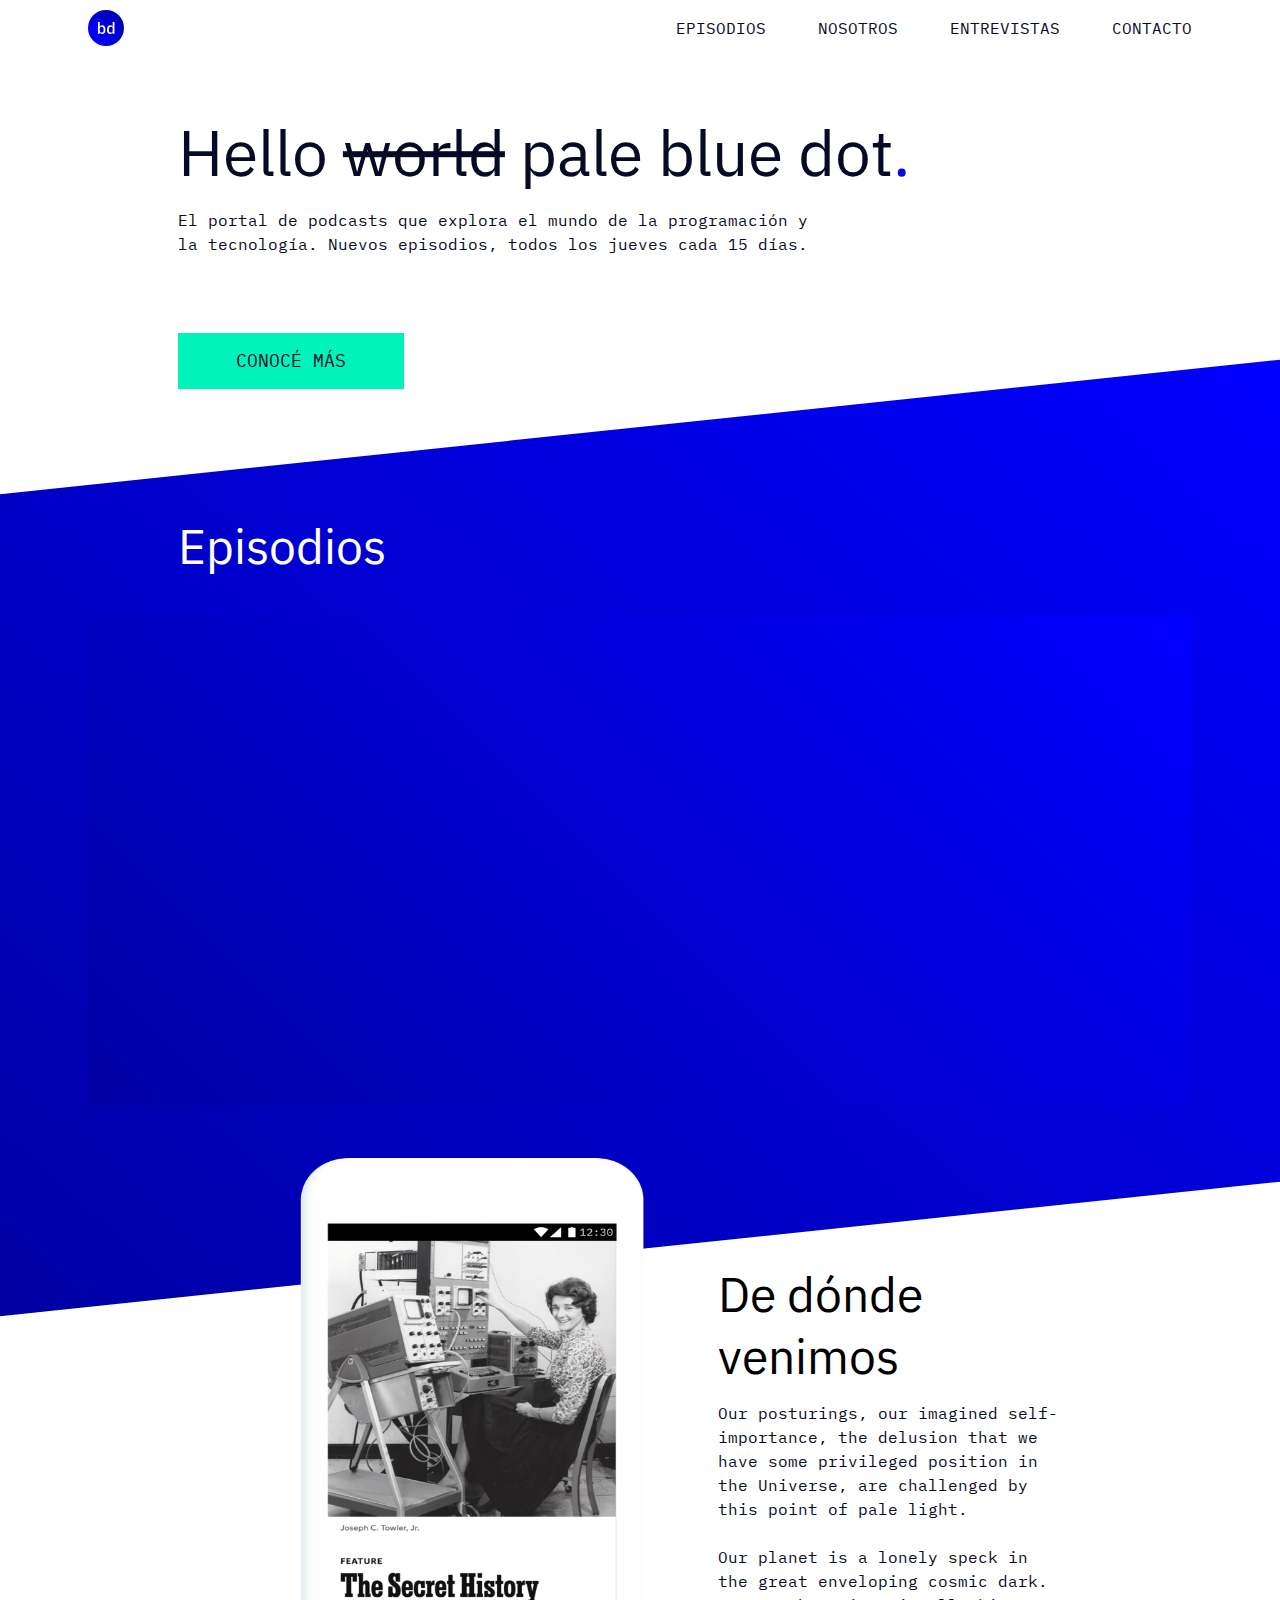
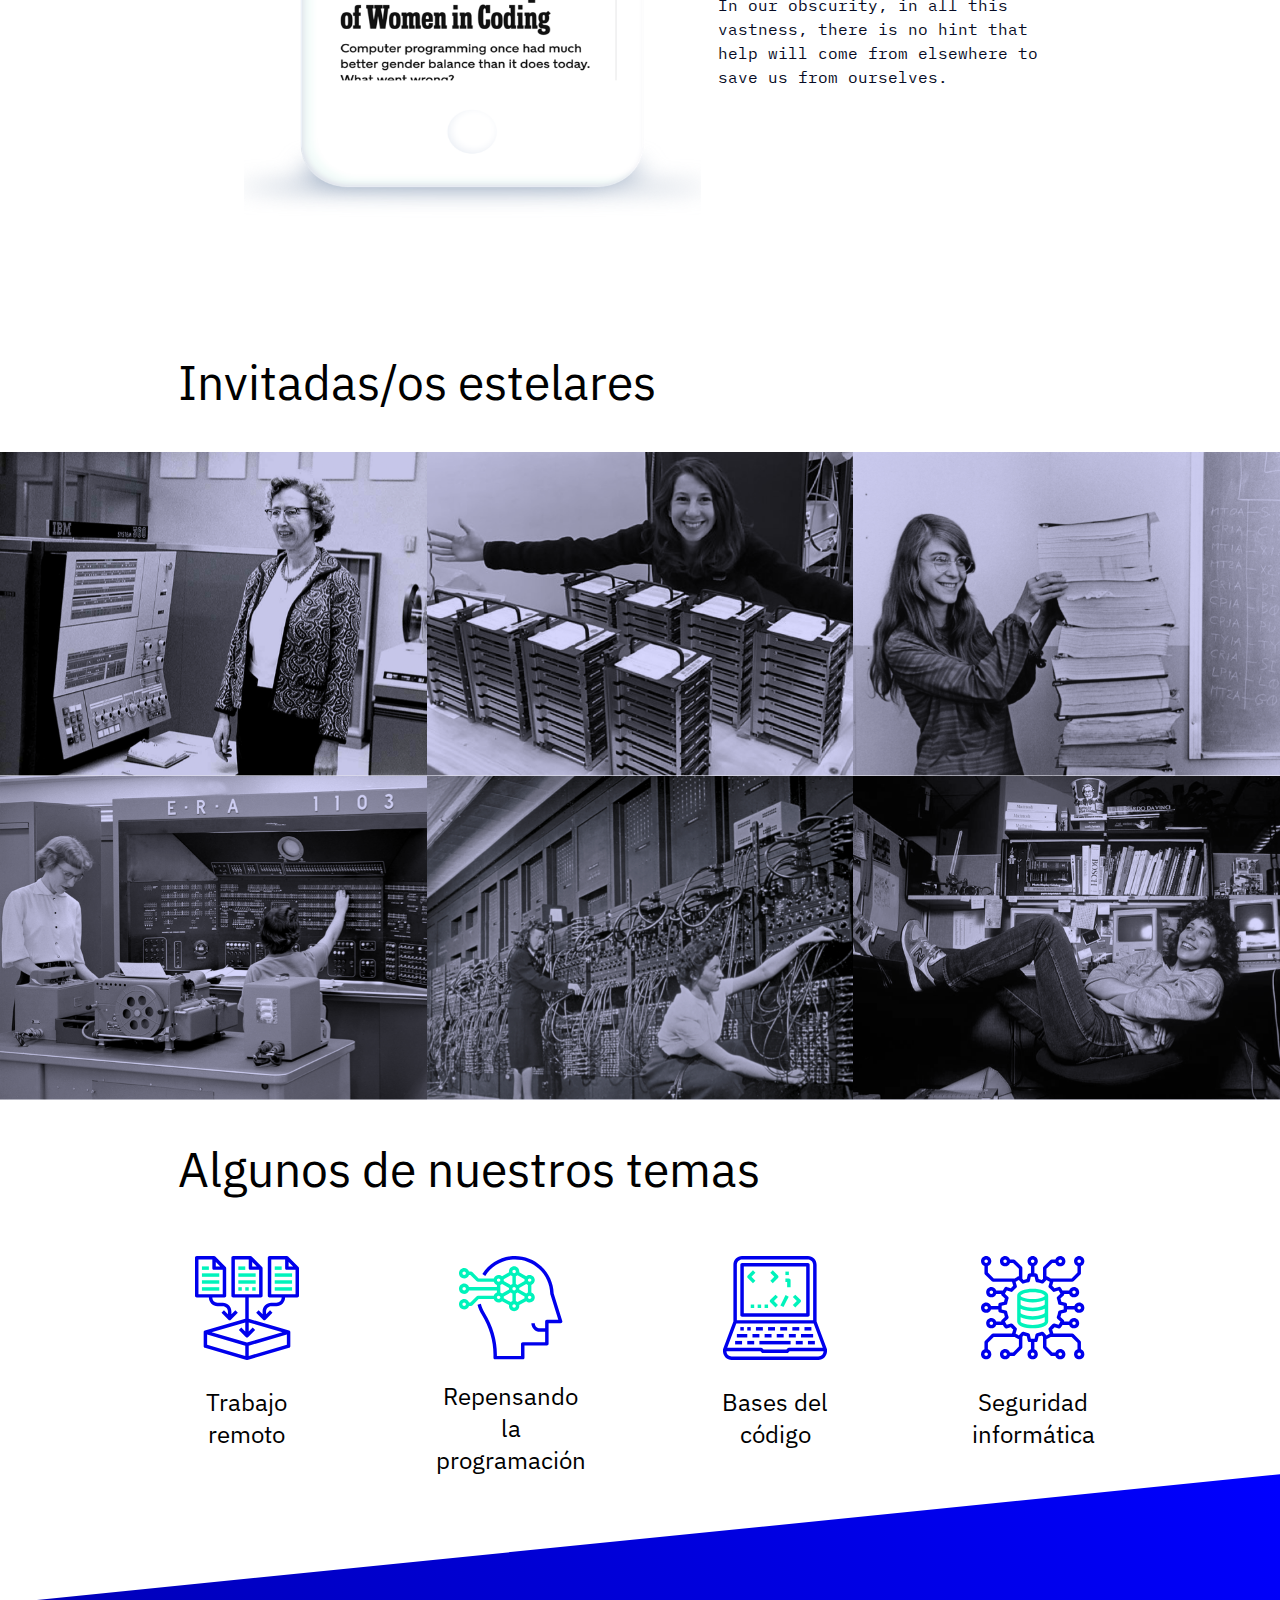
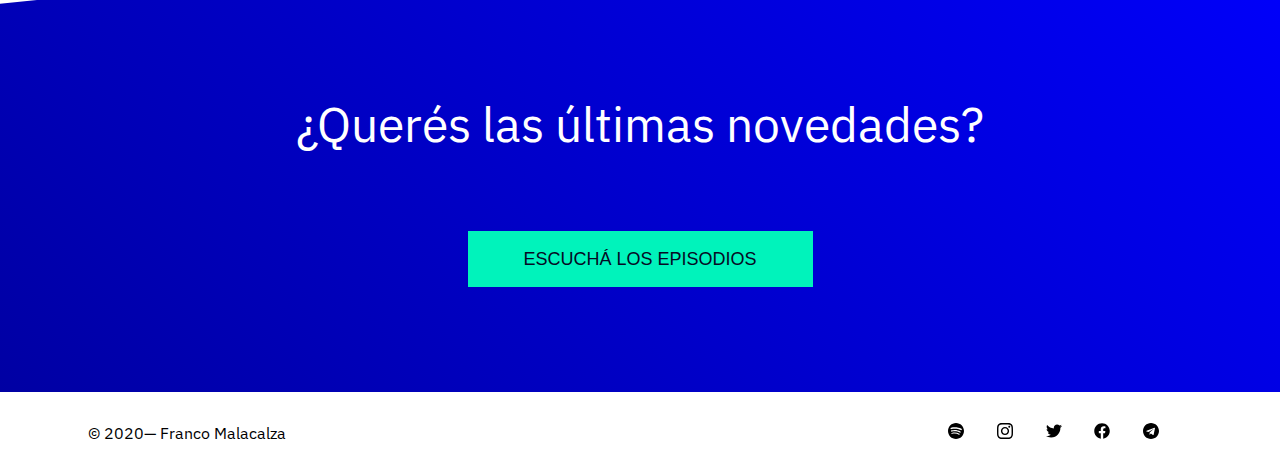
<file: index.html>
<!DOCTYPE html>
<html lang="en">
<head>
    <meta charset="UTF-8">
    <meta name="viewport" content="width=device-width, initial-scale=1.0">
    <meta http-equiv="X-UA-Compatible" content="ie=edge">
    <title>bd Podcast</title>
    <link rel="stylesheet" href="styles/styles.css">
    <link href="https://fonts.googleapis.com/css?family=IBM+Plex+Mono:400,400i,500%7CIBM+Plex+Sans:400,600&display=swap" rel="stylesheet">
</head>
<body>
    <header>
        <nav>
            <img src="images/logo.svg" alt="Logo" id="logo">
            <input type="checkbox" id="menu" class="mobile">
            <label for="menu" class="mobile"></label>
            <ul>
                <li><a href="#episodios" class="mono">EPISODIOS</a></li>
                <li><a href="#nosotros" class="mono">NOSOTROS</a></li>
                <li><a href="#entrevistas" class="mono">ENTREVISTAS</a></li>
                <li><a href="pages/contacto.html" class="mono">CONTACTO</a></li>
            </ul>
            
        </nav>
    </header>

    <h1>Hello <span class= "midline">world</span> pale blue dot<span class= "azul">.</span></h1>
    <p class="mobile mono">Un podcast que explora el mundo de la programación. Nuevos episodios, todos los jueves cada 15 días.</p>
    <p class="desktop mono">El portal de podcasts que explora el mundo de la programación y<br>la tecnología. Nuevos episodios, todos los jueves cada 15 días.</p>
    <input type="button" value="CONOCÉ MÁS" class="btn mono">

    <section class="angulo">
            <h2 id="episodios" class="alinear">Episodios</h2>
        <div class="episodios">
            <iframe src="https://open.spotify.com/embed-podcast/episode/7AZZy2nJ4R9ZndHW0h2yxt" allow="encrypted-media"></iframe>    
            <iframe src="https://open.spotify.com/embed-podcast/episode/1ezdL2ivAGLwSE6Xbssxqt" allow="encrypted-media" ></iframe>
            <iframe src="https://open.spotify.com/embed-podcast/episode/3cWta1iiQSfvrdHaCbLkSD" allow="encrypted-media"></iframe>
            <iframe src="https://open.spotify.com/embed-podcast/episode/31VyAQAwBiKoHVoYUCEzjQ" allow="encrypted-media"></iframe>   
        </div>
    </section>

    <div class="dedonde">
        <div class="box-donde">
            <img src="images/phone.png" alt="telefono" class="telefono">
        </div>
        <div class="box-donde">
            <h2 id="nosotros">De dónde venimos</h2>
            <p class="mono">
                Our posturings, our imagined self-importance, the delusion that we have some privileged position in the Universe, are challenged by this point of pale light.
                <br> <br>
                Our planet is a lonely speck in the great enveloping cosmic dark. In our obscurity, in all this vastness, there is no hint that help will come from elsewhere to save us from ourselves.
            </p>
        </div>
    </div>

    <h2 id="entrevistas">Invitadas/os estelares</h2>
    <div class="grid-invitados">
        <div class="box"><img src="images/grace-hopper.png" alt="Grace Hopper"></div>
        <div class="box"><img src="images/Katie-Bouman.png" alt="Katie Bouman"></div>
        <div class="box"><img src="images/Margaret_Hamilton.png" alt="Margaret Hamilton"></div>
        <div class="box"><img src="images/computer_1950s.png" alt="Computadora en 1950"></div>
        <div class="box"><img src="images/computer_operators.png" alt="Operadores de computadoras"></div>
        <div class="box"><img src="images/susan-kare.png" alt="Susan Kare"></div>
    </div>  

    <h2 id="topicos">Algunos de nuestros temas</h2>
    <div class="grid-topicos">
        <div class="box-topicos">
            <img src="images/icon1.svg" alt="trabajo remoto" class="i-temas">
            <label class="sans-sb">Trabajo remoto</label>
        </div>
        <div class="box-topicos">
            <img src="images/icon2.svg" alt="Repensando la programación" class="i-temas">
            <label class="sans-sb">Repensando la programación</label>
        </div>
        <div class="box-topicos">
            <img src="images/icon3.svg" alt="Bases del código" class="i-temas">
            <label class="sans-sb">Bases del código</label>
        </div>
        <div class="box-topicos">
            <img src="images/icon4.svg" alt="Seguridad informática" class="i-temas">
            <label class="sans-sb">Seguridad informática</label>
        </div>
    </div>
        <div class="novedades">
            <h2 class="bajar">¿Querés las últimas novedades?</h2>
            <input type="button" value="ESCUCHÁ LOS EPISODIOS" class="btn btnNov bajar">
        </div>

    <footer>
        <label>© 2020— Franco Malacalza</label>
        <div class="i-footer">
            <a href="https://www.spotify.com/ar" target="_blank"><img src="images/spotify-brands.svg" alt="spotify"></a>
            <a href="https://www.instagram.com" target="_blank"><img src="images/instagram-brands.svg" alt="Instagram"></a>
            <a href="https://twitter.com" target="_blank"><img src="images/twitter-brands.svg" alt="Twitter"></a>
            <a href="https://es-la.facebook.com" target="_blank"><img src="images/facebook-brands.svg" alt="Facebook"></a>
            <a href="https://web.telegram.org" target="_blank"><img src="images/telegram-brands.svg" alt="Telegram"></a>
        </div>
    </footer>
</body>
</html>
</file>
<file: styles/styles.css>
body {
    margin: 0;
    font-family: 'IBM Plex Sans', sans-serif;
    display: -webkit-box;
    display: -ms-flexbox;
    display: flex;
    -webkit-box-orient: vertical;
    -webkit-box-direction: normal;
    -ms-flex-direction: column;
    flex-direction: column;
    overflow-x: hidden;
}
.mono{
    font-family: 'IBM Plex Mono', monospace;
    font-size: 16px;
    color: #060A24;
    letter-spacing: 0;
    line-height: 24px;
}
.sans-sb{
    font-family: 'IBM Plex Sans', sans-serif;
    font-size: 24px;
}
header{
    width: 100%;
    background: #ffffff;
}
#menu{
    display: none;
}
.midline{
    text-decoration-line: line-through;
}
.azul{
    color: #0000ec;
}
iframe{
    width: 100%;
    height: 245px;
    border: 0;
}

/***************** DESK *******************************************************************************************/
@media screen and (min-width:1025px){
    header{
        position: absolute;
    }
    nav{
        display: inline-flex;
        width: 100%;
        height: 2%;
        align-items: center;
        justify-content: space-between;
    }
    nav ul{
        margin-right: 6.9%;
    }
    nav li{
        display: inline-flex;
        margin-left: 48px;
    }
    nav a{
        text-decoration: none;
        line-height: 28px;
    }
    nav a:hover{
        color: #00F3BB;
        text-decoration: line-through;
    }
    nav a:active{
        color: #afb0b3;
        text-decoration: line-through;
    }
    .mobile{
        display: none;
    }
    #logo{
        margin-left: 6.9%;
        width: 36px;
        height: 36px;
    }
    h2, p, .topicos-img{
        margin: 3% 13.9%;
    }
    h1{
        margin-left: 13.9%;
        transform: translateY(80%);
        font-weight:normal;
        font-size: 64px;
        color: #060A24;
        letter-spacing: 0;
    }
    h2{
        font-weight:normal;
        font-size: 48px;
    }
    .btn:hover{
        background-image: linear-gradient(225deg, #0000FE 0%, #00F0B8 100%);
        color: #ffffff;
    }
    .angulo{
        transform: skewY(-6deg);
        background-image: linear-gradient(225deg, #0000FF 0%, #0000A3 100%);
        padding-top: 50px;
        padding-bottom: 130px;
    }
    .alinear{
        transform: skewY(6deg);
        color: #ffffff;
    }
    .btn{
        margin: 3% 13.9%;
        width: 226px;
        height: 56px;
        border-width: 0;
        background-color: #00f3bb;
        color: #060A24;
        font-size: 18px;
        line-height: 24px;
        cursor: pointer;
    }
    .episodios{
        margin: 1% 6.9%;
        background-image: linear-gradient(225deg, #0000FF 0%, #0000A3 100%);
        transform: skewY(6deg);
        display: grid;
        grid-template-columns: 1fr 1fr;
        grid-gap: 1.8%;
        align-items: center;
    }
    .dedonde{
        margin-left: 13.9%;
        margin-right: 12%;
        display: grid;
        grid-template-columns: 2fr 2fr;        
    }
    .telefono{
        height: 660px;
        width: 457.6px;
        margin-left: 13.9%;
        transform: translateY(-91px);
    }
    .grid-invitados{
        display: grid;
        grid-template-columns: 1fr 1fr 1fr;
        align-content: center;
        letter-spacing: 0;
        line-height: 0;
    }
    .grid-invitados img{
        width: 100%;
        height: 100%;
    }
    .grid-topicos{
        display: grid;
        grid-template-columns: 1fr 1fr 1fr 1fr;
        margin: 1.4% 13.9%;
        column-gap: 13%;
        text-align: center;
    }
    .box-topicos{
        display: grid;
        grid-template-columns: 100%;
        row-gap: 10%;
    }
    .box-topicos>img{
        justify-self: center;
    }
    .i-temas{
        transition: all .4s ease-in-out;
    }
    .i-temas:hover{
        transform: scale(1.1);
    }
    .novedades{
        text-align: center;
        color: #ffffff;
        background-image: linear-gradient(225deg, #0000FF 0%, #0000A3 100%);
        width: 100%;
        height: 518px;
        clip-path: polygon(
            0% 25%,
            100% 0%,
            100% 100%,
            0% 100%
        );
    }
    .bajar{
        transform: translateY(180px);
    }
    .btnNov{
        width: 345px;
    }
    footer{
        display: flex;
        justify-content: space-between;
        align-items: center;
        margin-right: 5%;
        background: #ffffff;
        margin: 25px 6.9%
    }
    .i-footer{
        width: 25%;
        display: inline-flex;
        flex-direction: row;
        justify-content: space-evenly;
    }
    .i-footer a>img{
        width: 16px;
        height: 28px;
    }
}




/*------------------ MOBILE ----------------------*/

@media screen and (max-width:1024px){
    
    .desktop{
        display: none;
    }
    #logo{
        margin-left: 16px;
    }
    header{
        height: 44px;
    }
    nav{
        display: inline-flex;
        width: 100%;
        height: 44px;
        justify-content: space-between;
        position: fixed;
        background-color: #ffffff;
        z-index: 1;
    }
    #menu + label{
        background-image: url(../images/bars-solid.svg);
        display: inline-block;
        color: #060A24;
        width: 18px;
        height: 20px;
        cursor: pointer;
        margin-right: 19px;
        margin-top: 16px;
    }
    #menu:checked + label{
        background-image: url(../images/times-solid.svg);
        display: inline-block;
        color: #060A24;
        width: 14px;
        height: 20px;
    }
    nav ul{
        margin-top: 44px;
        margin-left: auto;
        padding: 0;
        list-style: none;
        display: none;
        background-color: #0000ce;
        flex-direction: column;
        width: 100%;
        position: absolute;
    }
    nav li a.mono{
        display: block;
        padding: 15px 20px;
        text-decoration: none;
        color: #ffffff;
    }
    #menu:checked ~ ul{
        display: flex;
    }
    .alinear{
        transform: skewY(6deg);
        color: #ffffff;
    }
    .btn{
        margin: 5% 5%;
        width: 90%;
        height: 48px;
        border-width: 0;
        background-color: #00f3bb;
        color: #060A24;
        font-size: 16px;
    }
    h1, h2, p{
       margin: 3% 5%; 
    }
    h1{
        font-size: 36px;
    }
    p.mono{
        font-size: 14px;
    }
    h2{
        font-size: 36px;
        font-weight:normal;
    }
    .angulo{
        margin-top: 30px;
        transform: skewY(-6deg);
        background-image: linear-gradient(225deg, #0000FF 0%, #0000A3 100%);
        padding-top: 50px;
        padding-bottom: 100px;
    }
    .episodios{
        margin: 0.2% 3.4%;
        transform: skewY(6deg);
    }
    .telefono{
        height: 100%;
        width: 100%;
        display: block;
        margin-left: auto;
        margin-right: auto;
        transform: translateY(-91px);
    }
    .grid-invitados{
        display: grid;
        grid-template-columns: 50% 50%;
        align-content: center;
        letter-spacing: 0;
        line-height: 0;
    }
    .grid-invitados img{
        width: 100%;
        height: 100%;
    }
    .i-temas{
        width: 104px;
        height: 104px;
        margin-left: auto;
        margin-right: auto;
        margin-bottom: 0.2%;
        margin-top: 1.2%;
    }
    h2#topicos{
        margin-bottom: 10%;
    }
    .grid-topicos{
        display: grid;
        grid-template-columns: 100%;
        text-align: center;
    }
    .box-topicos{
        display: grid;
        grid-template-columns: 100%;
    }
    .grid-topicos label{
        margin-top: 0.7%;
        margin-bottom: 8%;
    }
    body>label{
        margin-left: auto;
        margin-right: auto;
        
    }
    .novedades{
        text-align: center;
        color: #ffffff;
        background-image: linear-gradient(225deg, #0000FF 0%, #0000A3 100%);
        width: 100%;
        height: 341px;
        clip-path: polygon(
            0% 15%,
            100% 0%,
            100% 100%,
            0% 100%
        );
    }
    .bajar{
        transform: translateY(90px);
    }
    footer{
        background-color: #ffffff;
        display: flex;
        flex-direction: column;
        align-items: center;
        height: 80px;
        justify-content: center;
        margin: 15px;
    }
    .i-footer{
        width: 100%;
        display: inline-flex;
        flex-direction: row;
        justify-content: space-around;
    }
    .i-footer a>img{
        margin-top: 10px;
        width: 16px;
        height: 28px;
    }
}


@media screen and (max-width:639px){
    .grid-invitados{
        display: grid;
        grid-template-columns: 100%;
        align-content: center;
        letter-spacing: 0;
        line-height: 0;
    }
}
</file>
